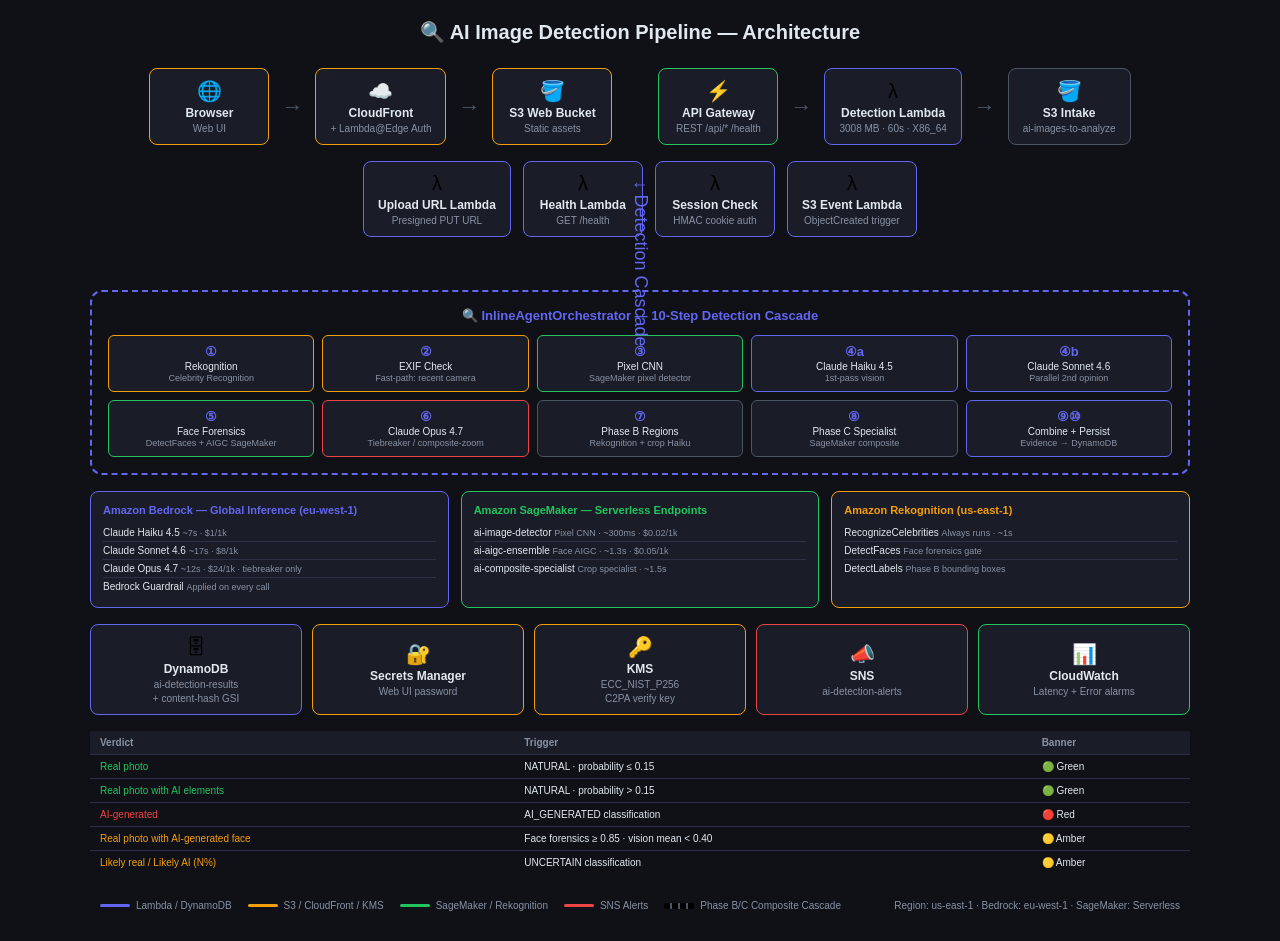
<file: docs/diagrams/architecture.html>
<!DOCTYPE html>
<html lang="en">
<head>
<meta charset="UTF-8"/>
<title>AI Image Detection — Architecture</title>
<style>
* { box-sizing: border-box; margin: 0; padding: 0; }
body { background: #0f1117; font-family: Arial, sans-serif; padding: 20px; }
h1 { color: #e2e8f0; text-align: center; margin-bottom: 24px; font-size: 20px; }

.diagram { display: flex; flex-direction: column; gap: 16px; max-width: 1100px; margin: 0 auto; }

/* Row layouts */
.row { display: flex; gap: 12px; align-items: stretch; justify-content: center; }

.box {
  background: #1a1d27;
  border-radius: 8px;
  padding: 10px 14px;
  text-align: center;
  min-width: 120px;
  display: flex;
  flex-direction: column;
  justify-content: center;
  gap: 3px;
}
.box .icon { font-size: 20px; }
.box .label { color: #e2e8f0; font-size: 12px; font-weight: 600; }
.box .sub { color: #8892a4; font-size: 10px; }

.box.purple { border: 1.5px solid #6366f1; }
.box.amber  { border: 1.5px solid #f59e0b; }
.box.green  { border: 1.5px solid #22c55e; }
.box.red    { border: 1.5px solid #ef4444; }
.box.gray   { border: 1.5px solid #4b5563; }

/* Arrow */
.arrow { display: flex; align-items: center; justify-content: center; color: #4b5563; font-size: 22px; }
.arrow.down { transform: rotate(90deg); }

/* Orchestrator big box */
.orchestrator {
  background: #0f1117;
  border: 2px dashed #6366f1;
  border-radius: 12px;
  padding: 16px;
  max-width: 1100px;
  margin: 0 auto;
  width: 100%;
}
.orchestrator h2 { color: #6366f1; font-size: 13px; text-align: center; margin-bottom: 12px; }
.steps { display: grid; grid-template-columns: repeat(5, 1fr); gap: 8px; }
.step {
  background: #1a1d27;
  border-radius: 6px;
  padding: 8px 6px;
  text-align: center;
}
.step .num { color: #6366f1; font-size: 13px; font-weight: 700; }
.step .name { color: #e2e8f0; font-size: 10px; margin-top: 2px; }
.step .detail { color: #8892a4; font-size: 9px; margin-top: 1px; }
.step.rek   { border: 1px solid #f59e0b; }
.step.exif  { border: 1px solid #f59e0b; }
.step.sm    { border: 1px solid #22c55e; }
.step.haiku { border: 1px solid #6366f1; }
.step.face  { border: 1px solid #22c55e; }
.step.opus  { border: 1px solid #ef4444; }
.step.phb   { border: 1px solid #4b5563; }
.step.phc   { border: 1px solid #4b5563; }
.step.comb  { border: 1px solid #6366f1; }
.step.ddb   { border: 1px solid #6366f1; }

/* Services row */
.services { display: grid; grid-template-columns: repeat(3, 1fr); gap: 12px; max-width: 1100px; margin: 0 auto; width: 100%; }
.svc-group {
  background: #1a1d27;
  border-radius: 8px;
  padding: 12px;
}
.svc-group h3 { font-size: 11px; font-weight: 700; margin-bottom: 8px; }
.svc-group.bedrock { border: 1.5px solid #6366f1; }
.svc-group.bedrock h3 { color: #6366f1; }
.svc-group.sagemaker { border: 1.5px solid #22c55e; }
.svc-group.sagemaker h3 { color: #22c55e; }
.svc-group.rekognition { border: 1.5px solid #f59e0b; }
.svc-group.rekognition h3 { color: #f59e0b; }
.svc-item { color: #e2e8f0; font-size: 10px; padding: 3px 0; border-bottom: 1px solid #2d3148; }
.svc-item:last-child { border-bottom: none; }
.svc-sub { color: #8892a4; font-size: 9px; }

/* Storage row */
.storage { display: grid; grid-template-columns: repeat(5, 1fr); gap: 10px; max-width: 1100px; margin: 0 auto; width: 100%; }

/* Legend */
.legend { display: flex; gap: 16px; justify-content: center; flex-wrap: wrap; padding: 10px; }
.leg-item { display: flex; align-items: center; gap: 6px; }
.leg-color { width: 30px; height: 3px; border-radius: 2px; }
.leg-text { color: #8892a4; font-size: 10px; }

/* Verdict table */
.verdict-table { max-width: 1100px; margin: 0 auto; width: 100%; }
table { width: 100%; border-collapse: collapse; }
th { background: #1a1d27; color: #8892a4; font-size: 10px; padding: 6px 10px; text-align: left; border-bottom: 1px solid #2d3148; }
td { color: #e2e8f0; font-size: 10px; padding: 6px 10px; border-bottom: 1px solid #2d3148; }
tr:last-child td { border-bottom: none; }
.verdict-green { color: #22c55e; }
.verdict-amber { color: #f59e0b; }
.verdict-red   { color: #ef4444; }
</style>
</head>
<body>
<h1>🔍 AI Image Detection Pipeline — Architecture</h1>
<div class="diagram">

  <!-- Row 1: User → CloudFront → API Gateway -->
  <div class="row">
    <div class="box amber">
      <div class="icon">🌐</div>
      <div class="label">Browser</div>
      <div class="sub">Web UI</div>
    </div>
    <div class="arrow">→</div>
    <div class="box amber">
      <div class="icon">☁️</div>
      <div class="label">CloudFront</div>
      <div class="sub">+ Lambda@Edge Auth</div>
    </div>
    <div class="arrow">→</div>
    <div class="box amber">
      <div class="icon">🪣</div>
      <div class="label">S3 Web Bucket</div>
      <div class="sub">Static assets</div>
    </div>
    <div class="arrow" style="color:transparent">→</div>
    <div class="box green">
      <div class="icon">⚡</div>
      <div class="label">API Gateway</div>
      <div class="sub">REST /api/* /health</div>
    </div>
    <div class="arrow">→</div>
    <div class="box purple">
      <div class="icon">λ</div>
      <div class="label">Detection Lambda</div>
      <div class="sub">3008 MB · 60s · X86_64</div>
    </div>
    <div class="arrow">→</div>
    <div class="box gray">
      <div class="icon">🪣</div>
      <div class="label">S3 Intake</div>
      <div class="sub">ai-images-to-analyze</div>
    </div>
  </div>

  <!-- Row 2: Other Lambdas -->
  <div class="row">
    <div class="box purple">
      <div class="icon">λ</div>
      <div class="label">Upload URL Lambda</div>
      <div class="sub">Presigned PUT URL</div>
    </div>
    <div class="box purple">
      <div class="icon">λ</div>
      <div class="label">Health Lambda</div>
      <div class="sub">GET /health</div>
    </div>
    <div class="box purple">
      <div class="icon">λ</div>
      <div class="label">Session Check</div>
      <div class="sub">HMAC cookie auth</div>
    </div>
    <div class="box purple">
      <div class="icon">λ</div>
      <div class="label">S3 Event Lambda</div>
      <div class="sub">ObjectCreated trigger</div>
    </div>
  </div>

  <div class="arrow down" style="font-size:18px;text-align:center;color:#6366f1;">↓ Detection Cascade</div>

  <!-- Orchestrator -->
  <div class="orchestrator">
    <h2>🔍 InlineAgentOrchestrator — 10-Step Detection Cascade</h2>
    <div class="steps">
      <div class="step rek">
        <div class="num">①</div>
        <div class="name">Rekognition</div>
        <div class="detail">Celebrity Recognition</div>
      </div>
      <div class="step exif">
        <div class="num">②</div>
        <div class="name">EXIF Check</div>
        <div class="detail">Fast-path: recent camera</div>
      </div>
      <div class="step sm">
        <div class="num">③</div>
        <div class="name">Pixel CNN</div>
        <div class="detail">SageMaker pixel detector</div>
      </div>
      <div class="step haiku">
        <div class="num">④a</div>
        <div class="name">Claude Haiku 4.5</div>
        <div class="detail">1st-pass vision</div>
      </div>
      <div class="step haiku">
        <div class="num">④b</div>
        <div class="name">Claude Sonnet 4.6</div>
        <div class="detail">Parallel 2nd opinion</div>
      </div>
      <div class="step face">
        <div class="num">⑤</div>
        <div class="name">Face Forensics</div>
        <div class="detail">DetectFaces + AIGC SageMaker</div>
      </div>
      <div class="step opus">
        <div class="num">⑥</div>
        <div class="name">Claude Opus 4.7</div>
        <div class="detail">Tiebreaker / composite-zoom</div>
      </div>
      <div class="step phb">
        <div class="num">⑦</div>
        <div class="name">Phase B Regions</div>
        <div class="detail">Rekognition + crop Haiku</div>
      </div>
      <div class="step phc">
        <div class="num">⑧</div>
        <div class="name">Phase C Specialist</div>
        <div class="detail">SageMaker composite</div>
      </div>
      <div class="step comb">
        <div class="num">⑨⑩</div>
        <div class="name">Combine + Persist</div>
        <div class="detail">Evidence → DynamoDB</div>
      </div>
    </div>
  </div>

  <!-- AI Services -->
  <div class="services">
    <div class="svc-group bedrock">
      <h3>Amazon Bedrock — Global Inference (eu-west-1)</h3>
      <div class="svc-item">Claude Haiku 4.5 <span class="svc-sub">~7s · $1/1k</span></div>
      <div class="svc-item">Claude Sonnet 4.6 <span class="svc-sub">~17s · $8/1k</span></div>
      <div class="svc-item">Claude Opus 4.7 <span class="svc-sub">~12s · $24/1k · tiebreaker only</span></div>
      <div class="svc-item">Bedrock Guardrail <span class="svc-sub">Applied on every call</span></div>
    </div>
    <div class="svc-group sagemaker">
      <h3>Amazon SageMaker — Serverless Endpoints</h3>
      <div class="svc-item">ai-image-detector <span class="svc-sub">Pixel CNN · ~300ms · $0.02/1k</span></div>
      <div class="svc-item">ai-aigc-ensemble <span class="svc-sub">Face AIGC · ~1.3s · $0.05/1k</span></div>
      <div class="svc-item">ai-composite-specialist <span class="svc-sub">Crop specialist · ~1.5s</span></div>
    </div>
    <div class="svc-group rekognition">
      <h3>Amazon Rekognition (us-east-1)</h3>
      <div class="svc-item">RecognizeCelebrities <span class="svc-sub">Always runs · ~1s</span></div>
      <div class="svc-item">DetectFaces <span class="svc-sub">Face forensics gate</span></div>
      <div class="svc-item">DetectLabels <span class="svc-sub">Phase B bounding boxes</span></div>
    </div>
  </div>

  <!-- Storage & Support Services -->
  <div class="storage">
    <div class="box purple">
      <div class="icon">🗄</div>
      <div class="label">DynamoDB</div>
      <div class="sub">ai-detection-results</div>
      <div class="sub">+ content-hash GSI</div>
    </div>
    <div class="box amber">
      <div class="icon">🔐</div>
      <div class="label">Secrets Manager</div>
      <div class="sub">Web UI password</div>
    </div>
    <div class="box amber">
      <div class="icon">🔑</div>
      <div class="label">KMS</div>
      <div class="sub">ECC_NIST_P256</div>
      <div class="sub">C2PA verify key</div>
    </div>
    <div class="box red">
      <div class="icon">📣</div>
      <div class="label">SNS</div>
      <div class="sub">ai-detection-alerts</div>
    </div>
    <div class="box green">
      <div class="icon">📊</div>
      <div class="label">CloudWatch</div>
      <div class="sub">Latency + Error alarms</div>
    </div>
  </div>

  <!-- Verdict table -->
  <div class="verdict-table">
    <table>
      <tr><th>Verdict</th><th>Trigger</th><th>Banner</th></tr>
      <tr><td class="verdict-green">Real photo</td><td>NATURAL · probability ≤ 0.15</td><td>🟢 Green</td></tr>
      <tr><td class="verdict-green">Real photo with AI elements</td><td>NATURAL · probability &gt; 0.15</td><td>🟢 Green</td></tr>
      <tr><td class="verdict-red">AI-generated</td><td>AI_GENERATED classification</td><td>🔴 Red</td></tr>
      <tr><td class="verdict-amber">Real photo with AI-generated face</td><td>Face forensics ≥ 0.85 · vision mean &lt; 0.40</td><td>🟡 Amber</td></tr>
      <tr><td class="verdict-amber">Likely real / Likely AI (N%)</td><td>UNCERTAIN classification</td><td>🟡 Amber</td></tr>
    </table>
  </div>

  <!-- Legend -->
  <div class="legend">
    <div class="leg-item"><div class="leg-color" style="background:#6366f1"></div><div class="leg-text">Lambda / DynamoDB</div></div>
    <div class="leg-item"><div class="leg-color" style="background:#f59e0b"></div><div class="leg-text">S3 / CloudFront / KMS</div></div>
    <div class="leg-item"><div class="leg-color" style="background:#22c55e"></div><div class="leg-text">SageMaker / Rekognition</div></div>
    <div class="leg-item"><div class="leg-color" style="background:#ef4444"></div><div class="leg-text">SNS Alerts</div></div>
    <div class="leg-item"><div class="leg-color" style="background:#4b5563;border-style:dashed"></div><div class="leg-text">Phase B/C Composite Cascade</div></div>
    <div class="leg-item" style="margin-left:auto"><div class="leg-text">Region: us-east-1 · Bedrock: eu-west-1 · SageMaker: Serverless</div></div>
  </div>

</div>
</body>
</html>
</file>
